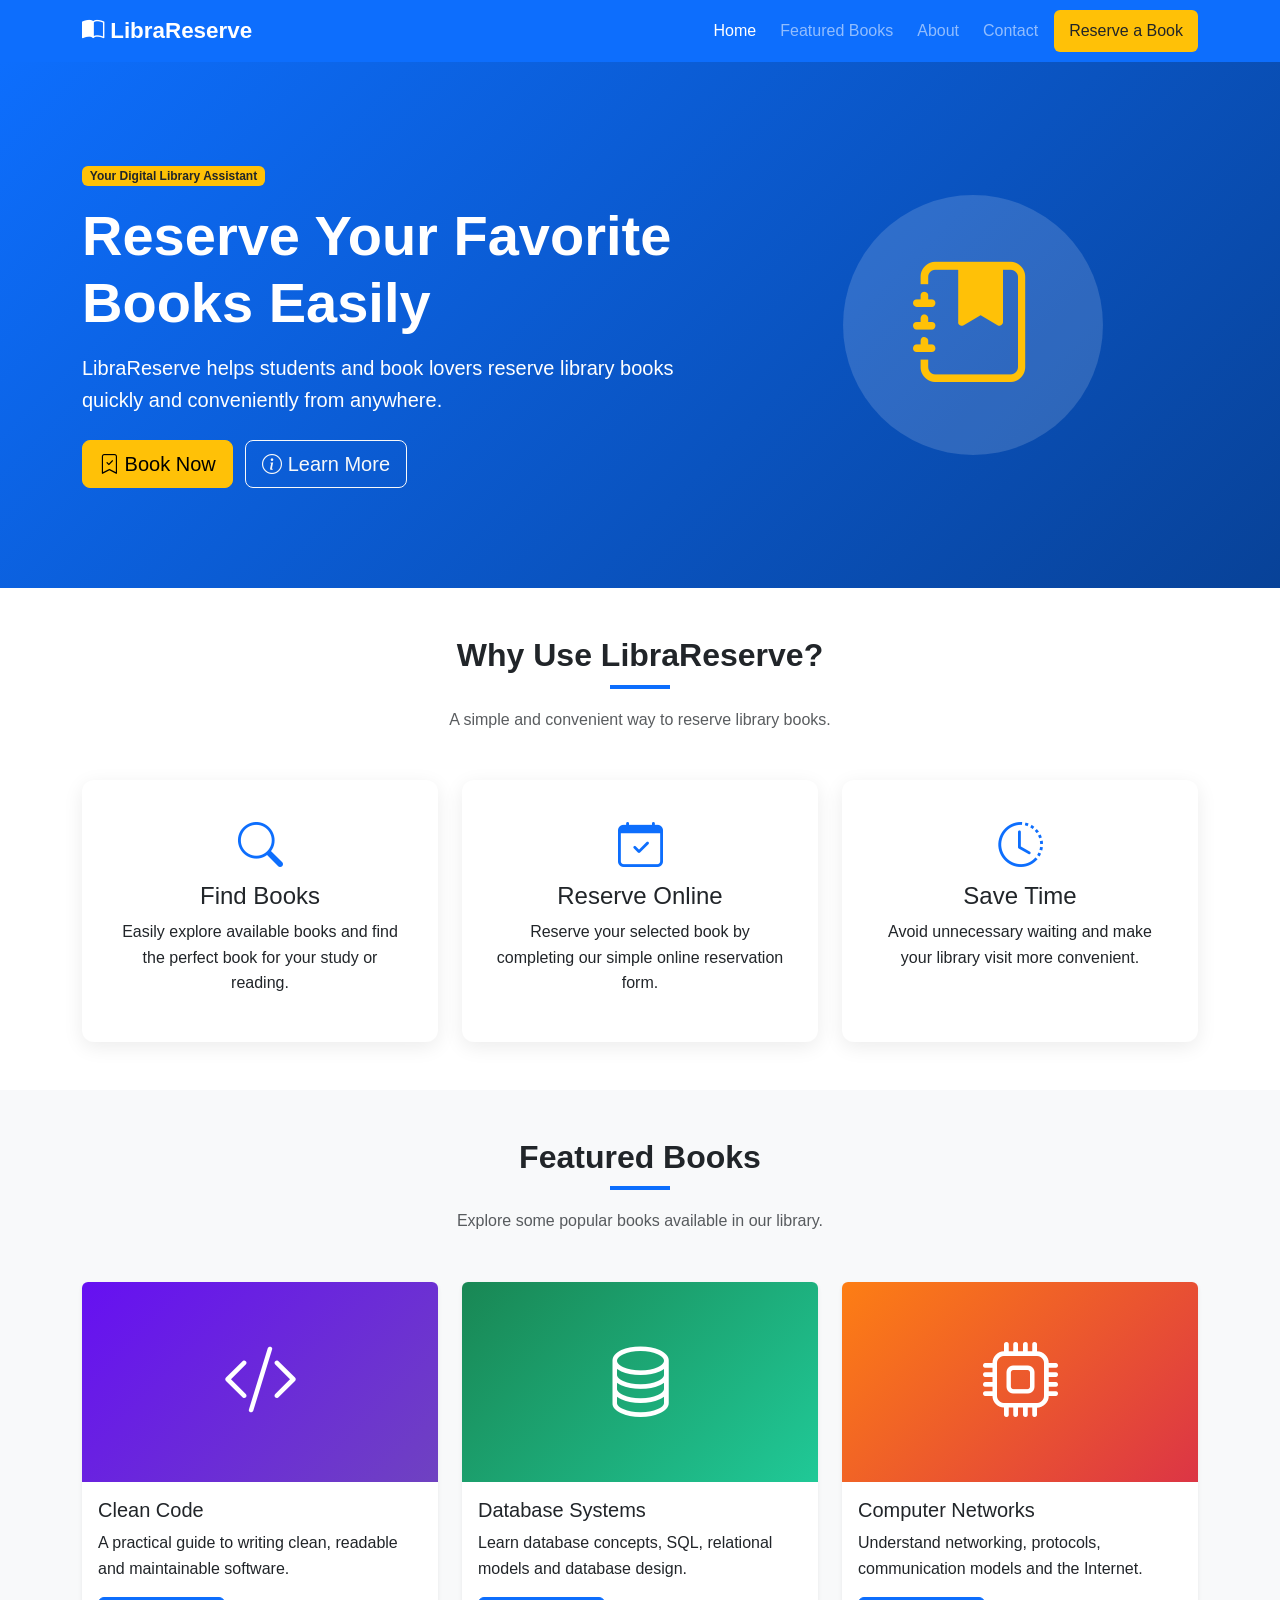
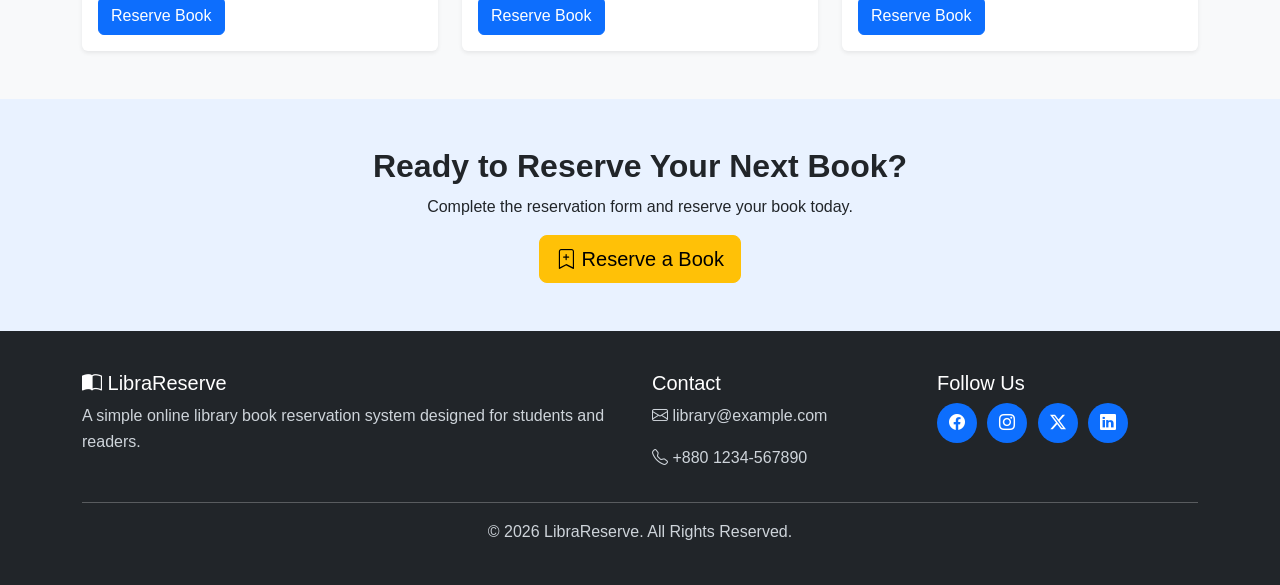
<file: index.html>
<!DOCTYPE html>
<html lang="en">
<head>
    <meta charset="UTF-8">
    <meta name="viewport" content="width=device-width, initial-scale=1.0">

    <title>LibraReserve - Library Book Reservation</title>

    <!-- Bootstrap CSS -->
    <link
        href="https://cdn.jsdelivr.net/npm/bootstrap@5.3.3/dist/css/bootstrap.min.css"
        rel="stylesheet">

    <!-- Bootstrap Icons -->
    <link
        rel="stylesheet"
        href="https://cdn.jsdelivr.net/npm/bootstrap-icons@1.11.3/font/bootstrap-icons.min.css">

    <!-- Custom CSS -->
    <link rel="stylesheet" href="style.css">
</head>

<body>

<!-- ================= NAVIGATION BAR ================= -->
<nav class="navbar navbar-expand-lg navbar-dark bg-primary sticky-top">
    <div class="container">

        <a class="navbar-brand fw-bold" href="index.html">
            <i class="bi bi-book-half"></i>
            LibraReserve
        </a>

        <!-- Mobile Hamburger Button -->
        <button
            class="navbar-toggler"
            type="button"
            data-bs-toggle="collapse"
            data-bs-target="#navbarMenu"
            aria-controls="navbarMenu"
            aria-expanded="false"
            aria-label="Toggle navigation">

            <span class="navbar-toggler-icon"></span>
        </button>

        <!-- Navigation Links -->
        <div class="collapse navbar-collapse" id="navbarMenu">

            <ul class="navbar-nav ms-auto">

                <li class="nav-item">
                    <a class="nav-link active" href="index.html">
                        Home
                    </a>
                </li>

                <li class="nav-item">
                    <a class="nav-link" href="#featured">
                        Featured Books
                    </a>
                </li>

                <li class="nav-item">
                    <a class="nav-link" href="#about">
                        About
                    </a>
                </li>

                <li class="nav-item">
                    <a class="nav-link" href="#contact">
                        Contact
                    </a>
                </li>

                <li class="nav-item">
                    <a class="nav-link reservation-link" href="reservation.html">
                        Reserve a Book
                    </a>
                </li>

            </ul>
        </div>
    </div>
</nav>


<!-- ================= HERO SECTION ================= -->
<section class="hero-section">

    <div class="container">

        <div class="row align-items-center">

            <div class="col-lg-7">

                <span class="badge bg-warning text-dark mb-3">
                    Your Digital Library Assistant
                </span>

                <h1 class="display-4 fw-bold">
                    Reserve Your Favorite Books Easily
                </h1>

                <p class="lead mt-3">
                    LibraReserve helps students and book lovers reserve
                    library books quickly and conveniently from anywhere.
                </p>

                <div class="mt-4">

                    <a href="reservation.html"
                       class="btn btn-warning btn-lg me-2">
                        <i class="bi bi-bookmark-check"></i>
                        Book Now
                    </a>

                    <a href="#about"
                       class="btn btn-outline-light btn-lg">
                        <i class="bi bi-info-circle"></i>
                        Learn More
                    </a>

                </div>

            </div>

            <div class="col-lg-5 text-center mt-5 mt-lg-0">

                <div class="hero-icon">
                    <i class="bi bi-journal-bookmark-fill"></i>
                </div>

            </div>

        </div>

    </div>

</section>


<!-- ================= ABOUT SECTION ================= -->
<section id="about" class="py-5">

    <div class="container">

        <div class="text-center mb-5">

            <h2 class="section-title">
                Why Use LibraReserve?
            </h2>

            <p class="text-muted">
                A simple and convenient way to reserve library books.
            </p>

        </div>

        <div class="row g-4">

            <div class="col-md-4">

                <div class="info-box text-center">

                    <i class="bi bi-search"></i>

                    <h4>Find Books</h4>

                    <p>
                        Easily explore available books and find
                        the perfect book for your study or reading.
                    </p>

                </div>

            </div>


            <div class="col-md-4">

                <div class="info-box text-center">

                    <i class="bi bi-calendar-check"></i>

                    <h4>Reserve Online</h4>

                    <p>
                        Reserve your selected book by completing
                        our simple online reservation form.
                    </p>

                </div>

            </div>


            <div class="col-md-4">

                <div class="info-box text-center">

                    <i class="bi bi-clock-history"></i>

                    <h4>Save Time</h4>

                    <p>
                        Avoid unnecessary waiting and make your
                        library visit more convenient.
                    </p>

                </div>

            </div>

        </div>

    </div>

</section>


<!-- ================= FEATURED BOOKS ================= -->
<section id="featured" class="py-5 bg-light">

    <div class="container">

        <div class="text-center mb-5">

            <h2 class="section-title">
                Featured Books
            </h2>

            <p class="text-muted">
                Explore some popular books available in our library.
            </p>

        </div>


        <div class="row g-4">

            <!-- Card 1 -->
            <div class="col-md-4">

                <div class="card book-card h-100 shadow-sm">

                    <div class="book-image book-one">
                        <i class="bi bi-code-slash"></i>
                    </div>

                    <div class="card-body">

                        <h5 class="card-title">
                            Clean Code
                        </h5>

                        <p class="card-text">
                            A practical guide to writing clean,
                            readable and maintainable software.
                        </p>

                        <a href="reservation.html"
                           class="btn btn-primary">
                            Reserve Book
                        </a>

                    </div>

                </div>

            </div>


            <!-- Card 2 -->
            <div class="col-md-4">

                <div class="card book-card h-100 shadow-sm">

                    <div class="book-image book-two">
                        <i class="bi bi-database"></i>
                    </div>

                    <div class="card-body">

                        <h5 class="card-title">
                            Database Systems
                        </h5>

                        <p class="card-text">
                            Learn database concepts, SQL,
                            relational models and database design.
                        </p>

                        <a href="reservation.html"
                           class="btn btn-primary">
                            Reserve Book
                        </a>

                    </div>

                </div>

            </div>


            <!-- Card 3 -->
            <div class="col-md-4">

                <div class="card book-card h-100 shadow-sm">

                    <div class="book-image book-three">
                        <i class="bi bi-cpu"></i>
                    </div>

                    <div class="card-body">

                        <h5 class="card-title">
                            Computer Networks
                        </h5>

                        <p class="card-text">
                            Understand networking, protocols,
                            communication models and the Internet.
                        </p>

                        <a href="reservation.html"
                           class="btn btn-primary">
                            Reserve Book
                        </a>

                    </div>

                </div>

            </div>

        </div>

    </div>

</section>


<!-- ================= CALL TO ACTION ================= -->
<section class="cta-section py-5">

    <div class="container text-center">

        <h2 class="fw-bold">
            Ready to Reserve Your Next Book?
        </h2>

        <p>
            Complete the reservation form and reserve your book today.
        </p>

        <a href="reservation.html"
           class="btn btn-warning btn-lg">
            <i class="bi bi-bookmark-plus"></i>
            Reserve a Book
        </a>

    </div>

</section>


<!-- ================= FOOTER ================= -->
<footer id="contact" class="footer-section">

    <div class="container">

        <div class="row">

            <div class="col-md-6">

                <h5>
                    <i class="bi bi-book-half"></i>
                    LibraReserve
                </h5>

                <p>
                    A simple online library book reservation system
                    designed for students and readers.
                </p>

            </div>


            <div class="col-md-3">

                <h5>Contact</h5>

                <p>
                    <i class="bi bi-envelope"></i>
                    library@example.com
                </p>

                <p>
                    <i class="bi bi-telephone"></i>
                    +880 1234-567890
                </p>

            </div>


            <div class="col-md-3">

                <h5>Follow Us</h5>

                <a href="#" class="social-icon">
                    <i class="bi bi-facebook"></i>
                </a>

                <a href="#" class="social-icon">
                    <i class="bi bi-instagram"></i>
                </a>

                <a href="#" class="social-icon">
                    <i class="bi bi-twitter-x"></i>
                </a>

                <a href="#" class="social-icon">
                    <i class="bi bi-linkedin"></i>
                </a>

            </div>

        </div>

        <hr>

        <div class="text-center">

            <p class="mb-0">
                © 2026 LibraReserve. All Rights Reserved.
            </p>

        </div>

    </div>

</footer>


<!-- Bootstrap JavaScript -->
<script
    src="https://cdn.jsdelivr.net/npm/bootstrap@5.3.3/dist/js/bootstrap.bundle.min.js">
</script>

</body>
</html>
</file>
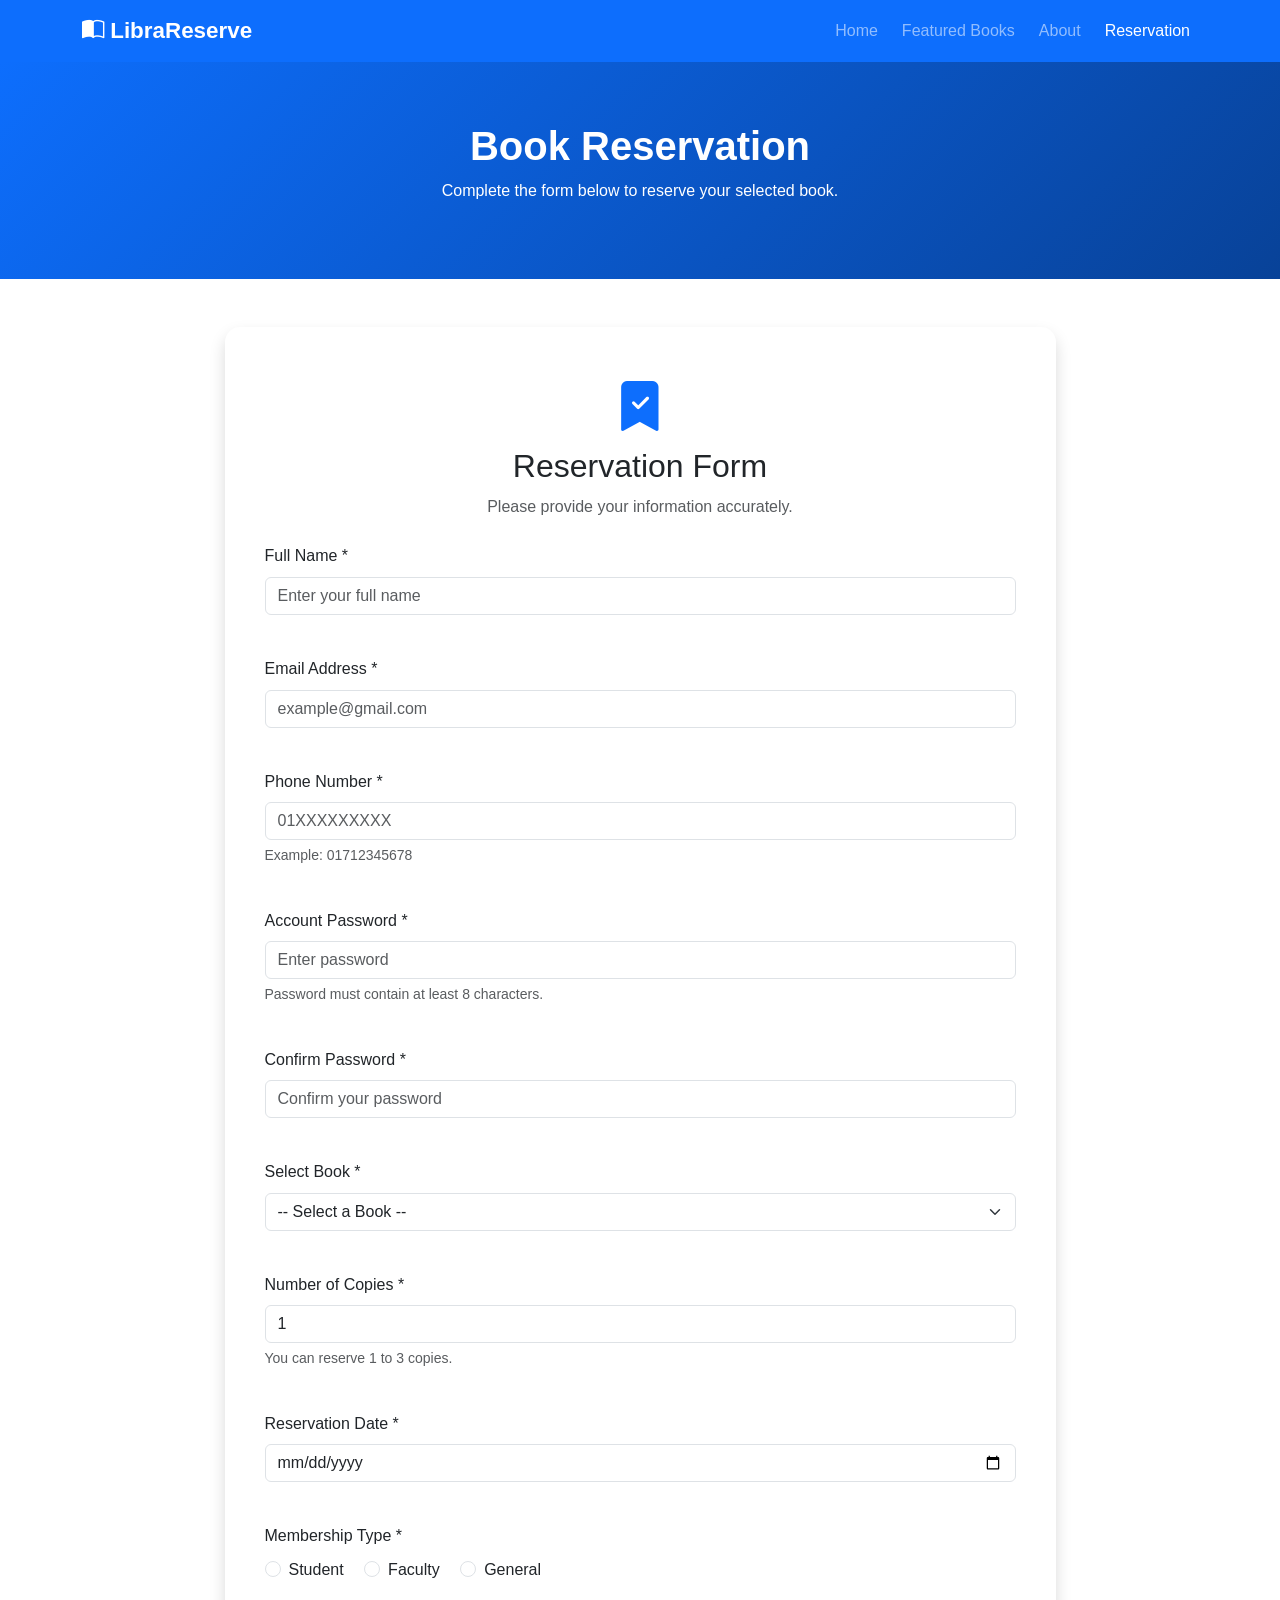
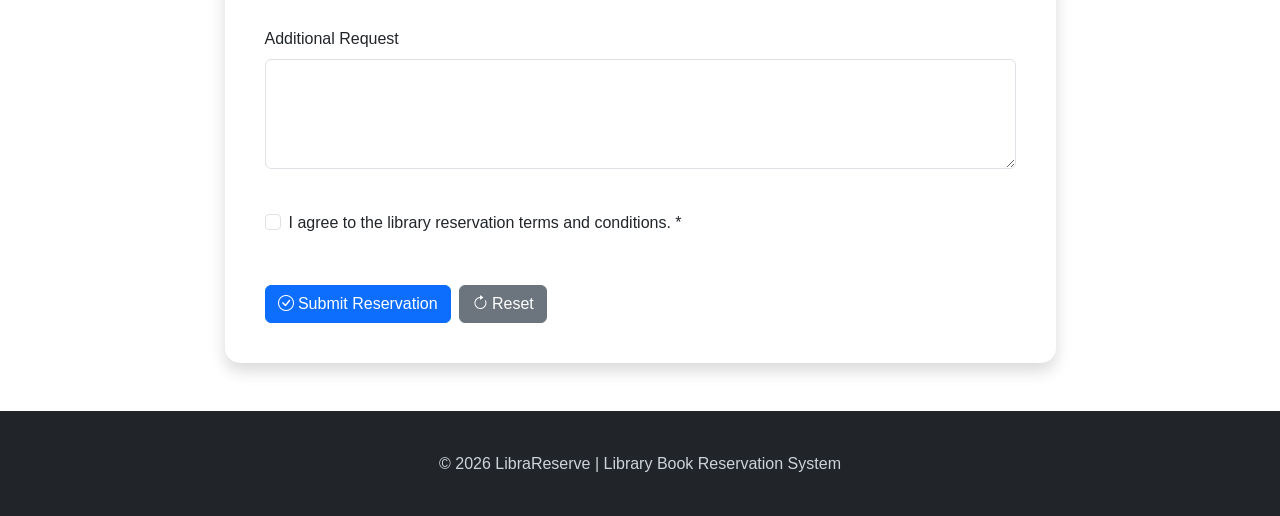
<file: reservation.html>
<!DOCTYPE html>
<html lang="en">

<head>

    <meta charset="UTF-8">

    <meta name="viewport"
          content="width=device-width, initial-scale=1.0">

    <title>Reserve a Book - LibraReserve</title>

    <!-- Bootstrap CSS -->
    <link
        href="https://cdn.jsdelivr.net/npm/bootstrap@5.3.3/dist/css/bootstrap.min.css"
        rel="stylesheet">

    <!-- Bootstrap Icons -->
    <link
        rel="stylesheet"
        href="https://cdn.jsdelivr.net/npm/bootstrap-icons@1.11.3/font/bootstrap-icons.min.css">

    <!-- Custom CSS -->
    <link rel="stylesheet" href="style.css">

</head>

<body>


<!-- ================= NAVBAR ================= -->

<nav class="navbar navbar-expand-lg navbar-dark bg-primary">

    <div class="container">

        <a class="navbar-brand fw-bold"
           href="index.html">

            <i class="bi bi-book-half"></i>
            LibraReserve

        </a>


        <button
            class="navbar-toggler"
            type="button"
            data-bs-toggle="collapse"
            data-bs-target="#reservationNavbar">

            <span class="navbar-toggler-icon"></span>

        </button>


        <div class="collapse navbar-collapse"
             id="reservationNavbar">

            <ul class="navbar-nav ms-auto">

                <li class="nav-item">
                    <a class="nav-link"
                       href="index.html">
                        Home
                    </a>
                </li>

                <li class="nav-item">
                    <a class="nav-link"
                       href="index.html#featured">
                        Featured Books
                    </a>
                </li>

                <li class="nav-item">
                    <a class="nav-link"
                       href="index.html#about">
                        About
                    </a>
                </li>

                <li class="nav-item">
                    <a class="nav-link active"
                       href="reservation.html">
                        Reservation
                    </a>
                </li>

            </ul>

        </div>

    </div>

</nav>


<!-- ================= PAGE HEADER ================= -->

<section class="page-header">

    <div class="container text-center">

        <h1 class="fw-bold">
            Book Reservation
        </h1>

        <p>
            Complete the form below to reserve your selected book.
        </p>

    </div>

</section>


<!-- ================= FORM SECTION ================= -->

<section class="py-5">

    <div class="container">

        <div class="row justify-content-center">

            <div class="col-lg-9">

                <div class="form-card shadow">

                    <div class="text-center mb-4">

                        <i class="bi bi-bookmark-check-fill form-icon"></i>

                        <h2>
                            Reservation Form
                        </h2>

                        <p class="text-muted">
                            Please provide your information accurately.
                        </p>

                    </div>


                    <!-- Reservation Form -->

                    <form id="reservationForm"
                          novalidate>


                        <!-- FULL NAME -->

                        <div class="mb-3">

                            <label for="fullName"
                                   class="form-label">
                                Full Name *
                            </label>

                            <input
                                type="text"
                                class="form-control"
                                id="fullName"
                                name="fullName"
                                placeholder="Enter your full name"
                                required>

                            <div class="error-message"
                                 id="fullNameError">
                            </div>

                        </div>


                        <!-- EMAIL -->

                        <div class="mb-3">

                            <label for="email"
                                   class="form-label">
                                Email Address *
                            </label>

                            <input
                                type="email"
                                class="form-control"
                                id="email"
                                name="email"
                                placeholder="example@gmail.com"
                                required>

                            <div class="error-message"
                                 id="emailError">
                            </div>

                        </div>


                        <!-- PHONE -->

                        <div class="mb-3">

                            <label for="phone"
                                   class="form-label">
                                Phone Number *
                            </label>

                            <input
                                type="tel"
                                class="form-control"
                                id="phone"
                                name="phone"
                                placeholder="01XXXXXXXXX"
                                pattern="01[3-9][0-9]{8}"
                                required>

                            <div class="form-text">
                                Example: 01712345678
                            </div>

                            <div class="error-message"
                                 id="phoneError">
                            </div>

                        </div>


                        <!-- PASSWORD -->

                        <div class="mb-3">

                            <label for="password"
                                   class="form-label">
                                Account Password *
                            </label>

                            <input
                                type="password"
                                class="form-control"
                                id="password"
                                name="password"
                                placeholder="Enter password"
                                minlength="8"
                                required>

                            <div class="form-text">
                                Password must contain at least 8 characters.
                            </div>

                            <div class="error-message"
                                 id="passwordError">
                            </div>

                        </div>


                        <!-- CONFIRM PASSWORD -->

                        <div class="mb-3">

                            <label for="confirmPassword"
                                   class="form-label">
                                Confirm Password *
                            </label>

                            <input
                                type="password"
                                class="form-control"
                                id="confirmPassword"
                                name="confirmPassword"
                                placeholder="Confirm your password"
                                required>

                            <div class="error-message"
                                 id="confirmPasswordError">
                            </div>

                        </div>


                        <!-- BOOK SELECT -->

                        <div class="mb-3">

                            <label for="book"
                                   class="form-label">
                                Select Book *
                            </label>

                            <select
                                class="form-select"
                                id="book"
                                name="book"
                                required>

                                <option value="">
                                    -- Select a Book --
                                </option>

                                <option value="Clean Code">
                                    Clean Code
                                </option>

                                <option value="Database Systems">
                                    Database Systems
                                </option>

                                <option value="Computer Networks">
                                    Computer Networks
                                </option>

                                <option value="Software Engineering">
                                    Software Engineering
                                </option>

                                <option value="Operating Systems">
                                    Operating Systems
                                </option>

                            </select>

                            <div class="error-message"
                                 id="bookError">
                            </div>

                        </div>


                        <!-- QUANTITY -->

                        <div class="mb-3">

                            <label for="quantity"
                                   class="form-label">
                                Number of Copies *
                            </label>

                            <input
                                type="number"
                                class="form-control"
                                id="quantity"
                                name="quantity"
                                min="1"
                                max="3"
                                value="1"
                                required>

                            <div class="form-text">
                                You can reserve 1 to 3 copies.
                            </div>

                            <div class="error-message"
                                 id="quantityError">
                            </div>

                        </div>


                        <!-- DATE -->

                        <div class="mb-3">

                            <label for="date"
                                   class="form-label">
                                Reservation Date *
                            </label>

                            <input
                                type="date"
                                class="form-control"
                                id="date"
                                name="date"
                                required>

                            <div class="error-message"
                                 id="dateError">
                            </div>

                        </div>


                        <!-- MEMBERSHIP RADIO -->

                        <div class="mb-3">

                            <label class="form-label">
                                Membership Type *
                            </label>

                            <div>

                                <div class="form-check form-check-inline">

                                    <input
                                        class="form-check-input"
                                        type="radio"
                                        name="membership"
                                        id="student"
                                        value="Student">

                                    <label
                                        class="form-check-label"
                                        for="student">
                                        Student
                                    </label>

                                </div>


                                <div class="form-check form-check-inline">

                                    <input
                                        class="form-check-input"
                                        type="radio"
                                        name="membership"
                                        id="faculty"
                                        value="Faculty">

                                    <label
                                        class="form-check-label"
                                        for="faculty">
                                        Faculty
                                    </label>

                                </div>


                                <div class="form-check form-check-inline">

                                    <input
                                        class="form-check-input"
                                        type="radio"
                                        name="membership"
                                        id="general"
                                        value="General">

                                    <label
                                        class="form-check-label"
                                        for="general">
                                        General
                                    </label>

                                </div>

                            </div>

                            <div class="error-message"
                                 id="membershipError">
                            </div>

                        </div>


                        <!-- TEXTAREA -->

                        <div class="mb-3">

                            <label for="message"
                                   class="form-label">
                                Additional Request
                            </label>

                            <textarea
                                class="form-control"
                                id="message"
                                name="message"
                                rows="4"
                                placeholder="Write any additional request...">
                            </textarea>

                            <div class="error-message"
                                 id="messageError">
                            </div>

                        </div>


                        <!-- CHECKBOX -->

                        <div class="mb-4">

                            <div class="form-check">

                                <input
                                    class="form-check-input"
                                    type="checkbox"
                                    id="terms"
                                    name="terms"
                                    required>

                                <label
                                    class="form-check-label"
                                    for="terms">

                                    I agree to the library reservation
                                    terms and conditions. *

                                </label>

                            </div>

                            <div class="error-message"
                                 id="termsError">
                            </div>

                        </div>


                        <!-- BUTTONS -->

                        <div class="d-flex gap-2">

                            <button
                                type="submit"
                                class="btn btn-primary">

                                <i class="bi bi-check-circle"></i>
                                Submit Reservation

                            </button>


                            <button
                                type="reset"
                                class="btn btn-secondary"
                                id="resetButton">

                                <i class="bi bi-arrow-clockwise"></i>
                                Reset

                            </button>

                        </div>


                    </form>

                </div>

            </div>

        </div>

    </div>

</section>


<!-- ================= SUCCESS MESSAGE ================= -->

<div class="modal fade"
     id="successModal"
     tabindex="-1"
     aria-hidden="true">

    <div class="modal-dialog modal-dialog-centered">

        <div class="modal-content">

            <div class="modal-header bg-success text-white">

                <h5 class="modal-title">
                    <i class="bi bi-check-circle-fill"></i>
                    Reservation Successful
                </h5>

                <button
                    type="button"
                    class="btn-close btn-close-white"
                    data-bs-dismiss="modal">
                </button>

            </div>

            <div class="modal-body">

                <div id="successSummary">
                </div>

            </div>

            <div class="modal-footer">

                <button
                    type="button"
                    class="btn btn-success"
                    data-bs-dismiss="modal">

                    Close

                </button>

            </div>

        </div>

    </div>

</div>


<!-- ================= FOOTER ================= -->

<footer class="footer-section">

    <div class="container text-center">

        <p class="mb-0">
            © 2026 LibraReserve | Library Book Reservation System
        </p>

    </div>

</footer>


<!-- Bootstrap JavaScript -->

<script
    src="https://cdn.jsdelivr.net/npm/bootstrap@5.3.3/dist/js/bootstrap.bundle.min.js">
</script>


<!-- Custom JavaScript -->

<script src="script.js"></script>

</body>

</html>
</file>
<file: style.css>
/* =========================================
   GENERAL STYLES
========================================= */

body {
    font-family: Arial, Helvetica, sans-serif;
    line-height: 1.6;
    color: #212529;
}


/* =========================================
   NAVBAR
========================================= */

.navbar-brand {
    font-size: 1.4rem;
}

.navbar .nav-link {
    margin-left: 8px;
    transition: 0.3s;
}

.navbar .nav-link:hover {
    color: #ffc107 !important;
}

.reservation-link {
    background-color: #ffc107;
    color: #212529 !important;
    border-radius: 6px;
    padding-left: 15px !important;
    padding-right: 15px !important;
}

.reservation-link:hover {
    background-color: #ffffff;
    color: #0d6efd !important;
}


/* =========================================
   HERO SECTION
========================================= */

.hero-section {
    background: linear-gradient(
        135deg,
        #0d6efd,
        #084298
    );

    color: white;

    padding: 100px 0;
}

.hero-section h1 {
    font-weight: 700;
}

.hero-section p {
    max-width: 650px;
}

.hero-icon {
    width: 260px;
    height: 260px;

    border-radius: 50%;

    background-color: rgba(255, 255, 255, 0.15);

    display: flex;
    align-items: center;
    justify-content: center;

    margin: auto;

    font-size: 120px;

    color: #ffc107;
}


/* =========================================
   SECTION TITLE
========================================= */

.section-title {
    font-weight: 700;
    position: relative;
    display: inline-block;
}

.section-title::after {
    content: "";
    display: block;

    width: 60px;
    height: 4px;

    background-color: #0d6efd;

    margin: 10px auto;
}


/* =========================================
   INFORMATION BOXES
========================================= */

.info-box {
    padding: 30px;

    border-radius: 12px;

    background-color: white;

    box-shadow: 0 5px 20px rgba(0, 0, 0, 0.08);

    height: 100%;

    transition: 0.3s;
}

.info-box:hover {
    transform: translateY(-8px);
}

.info-box i {
    font-size: 45px;
    color: #0d6efd;
    margin-bottom: 15px;
}


/* =========================================
   BOOK CARDS
========================================= */

.book-card {
    border: none;
    overflow: hidden;

    transition: 0.3s;
}

.book-card:hover {
    transform: translateY(-8px);
}

.book-image {
    height: 200px;

    display: flex;

    align-items: center;
    justify-content: center;

    font-size: 75px;

    color: white;
}

.book-one {
    background: linear-gradient(
        135deg,
        #6610f2,
        #6f42c1
    );
}

.book-two {
    background: linear-gradient(
        135deg,
        #198754,
        #20c997
    );
}

.book-three {
    background: linear-gradient(
        135deg,
        #fd7e14,
        #dc3545
    );
}


/* =========================================
   CTA SECTION
========================================= */

.cta-section {
    background-color: #e9f2ff;
}


/* =========================================
   FOOTER
========================================= */

.footer-section {
    background-color: #212529;
    color: white;

    padding: 40px 0;
}

.footer-section p {
    color: #ced4da;
}

.social-icon {
    display: inline-flex;

    width: 40px;
    height: 40px;

    border-radius: 50%;

    align-items: center;
    justify-content: center;

    background-color: #0d6efd;

    color: white;

    text-decoration: none;

    margin-right: 6px;

    transition: 0.3s;
}

.social-icon:hover {
    background-color: #ffc107;
    color: #212529;
}


/* =========================================
   PAGE HEADER
========================================= */

.page-header {
    background: linear-gradient(
        135deg,
        #0d6efd,
        #084298
    );

    color: white;

    padding: 60px 0;
}


/* =========================================
   FORM CARD
========================================= */

.form-card {
    background-color: white;

    padding: 40px;

    border-radius: 15px;
}

.form-icon {
    font-size: 50px;
    color: #0d6efd;
}


/* =========================================
   FORM VALIDATION
========================================= */

.error-message {
    color: #dc3545;

    font-size: 0.875rem;

    margin-top: 5px;

    min-height: 20px;
}

.form-control.error,
.form-select.error {
    border-color: #dc3545;
}

.form-control.success,
.form-select.success {
    border-color: #198754;
}


/* =========================================
   RESPONSIVE DESIGN
========================================= */

@media (max-width: 768px) {

    .hero-section {
        padding: 70px 0;
    }

    .hero-section h1 {
        font-size: 2.3rem;
    }

    .hero-icon {
        width: 190px;
        height: 190px;

        font-size: 85px;
    }

    .form-card {
        padding: 25px;
    }

}
</file>
